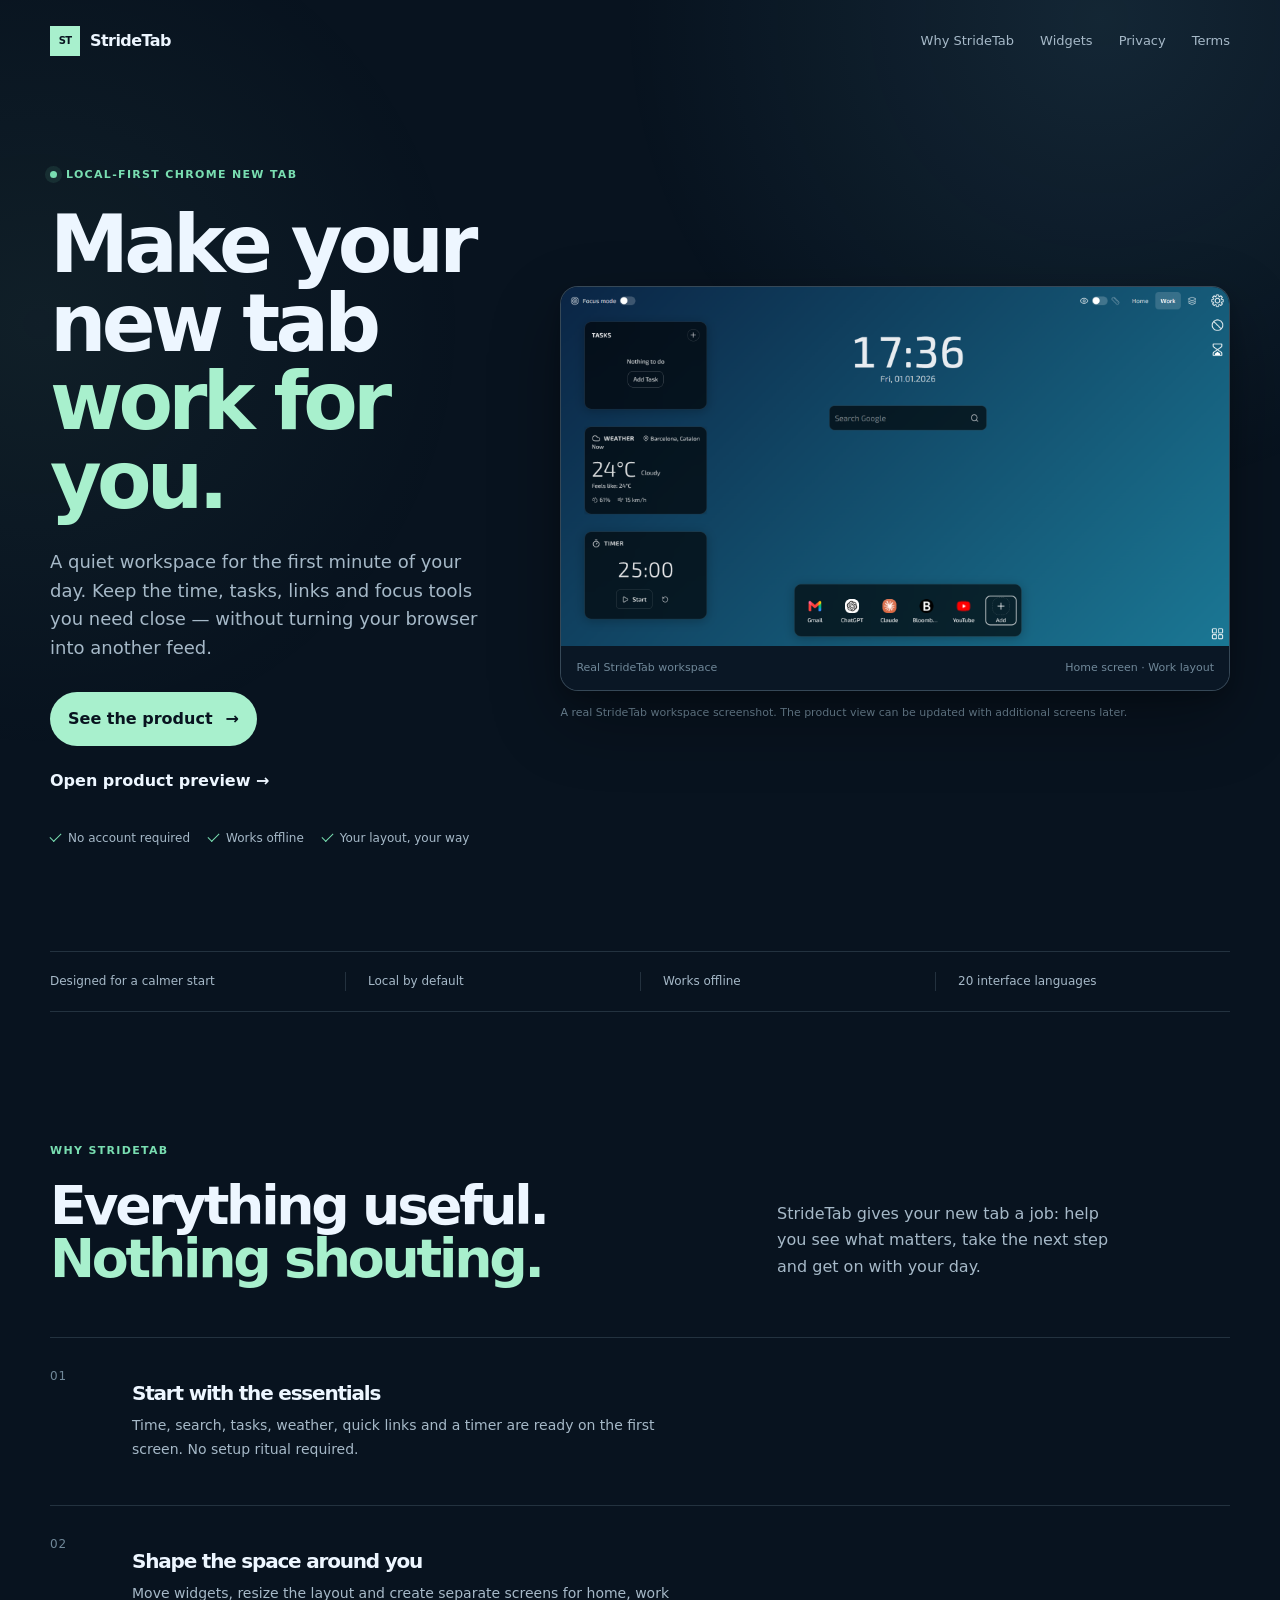
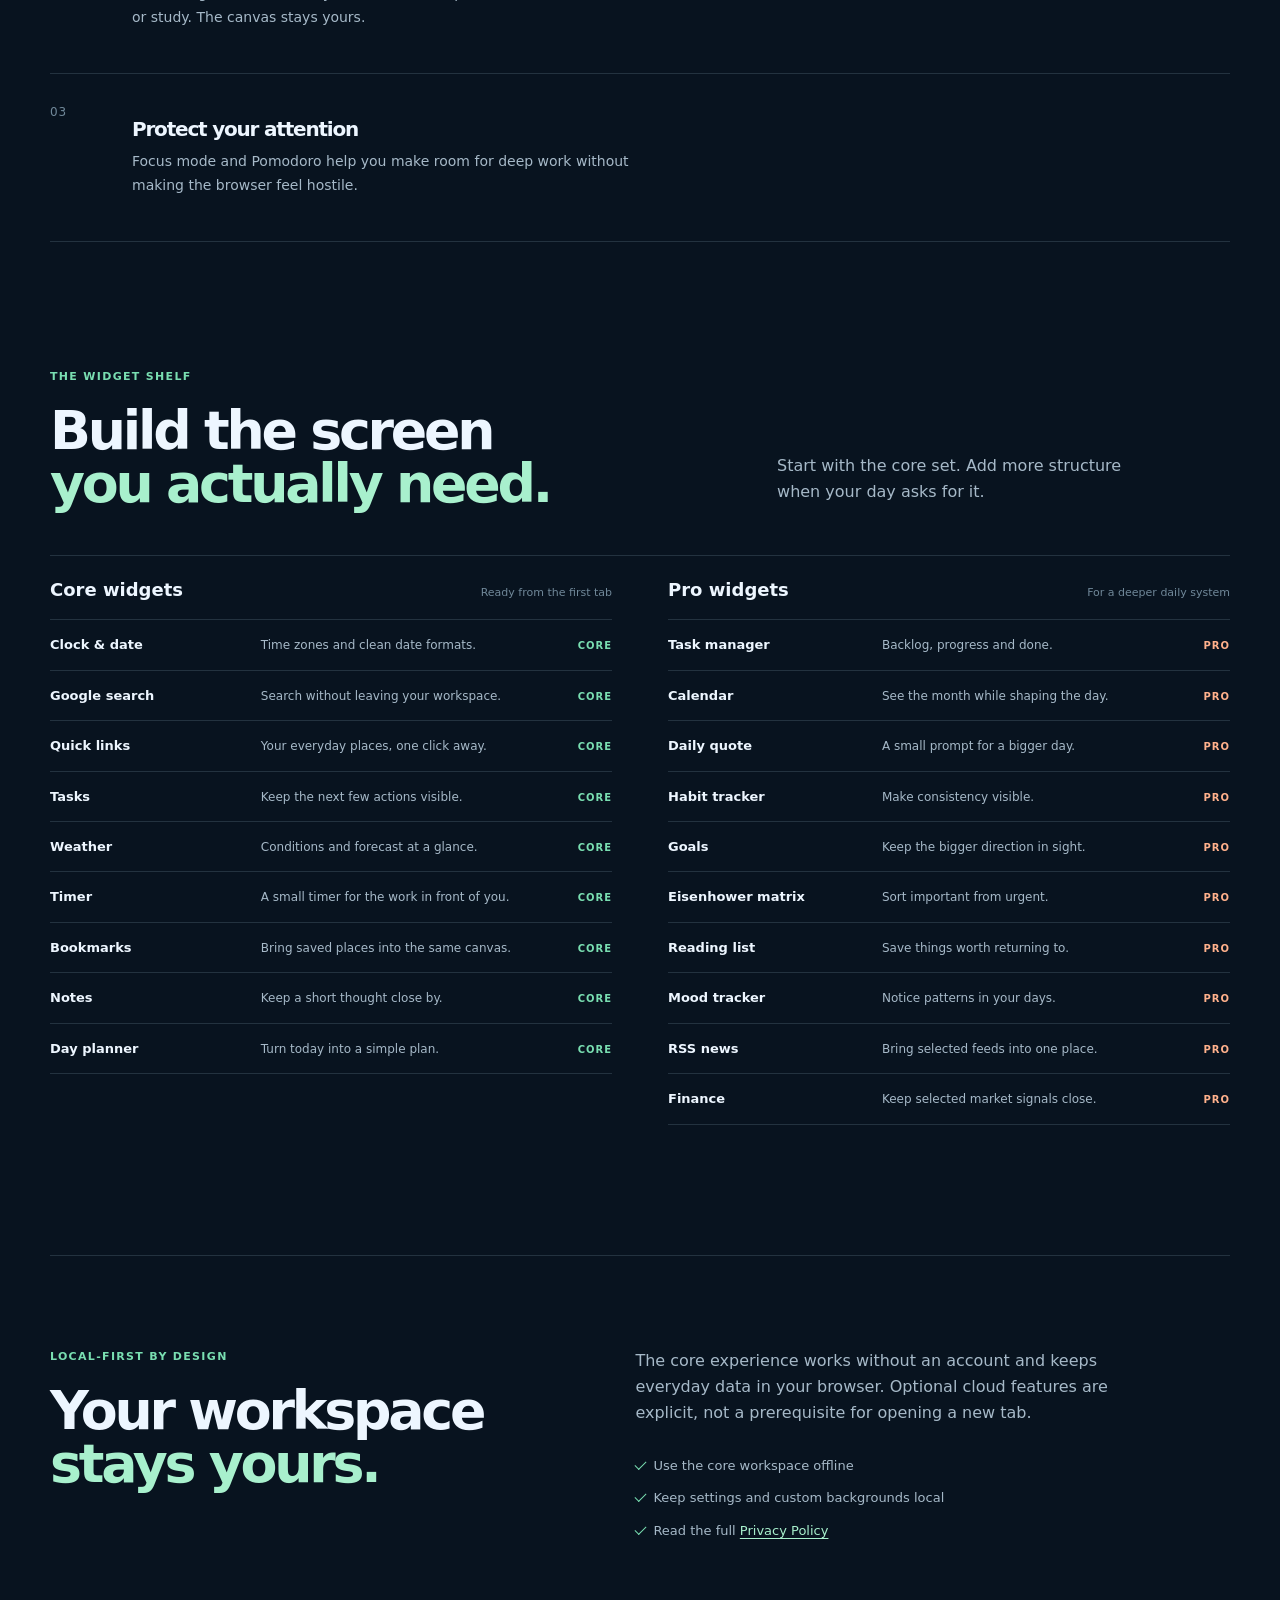
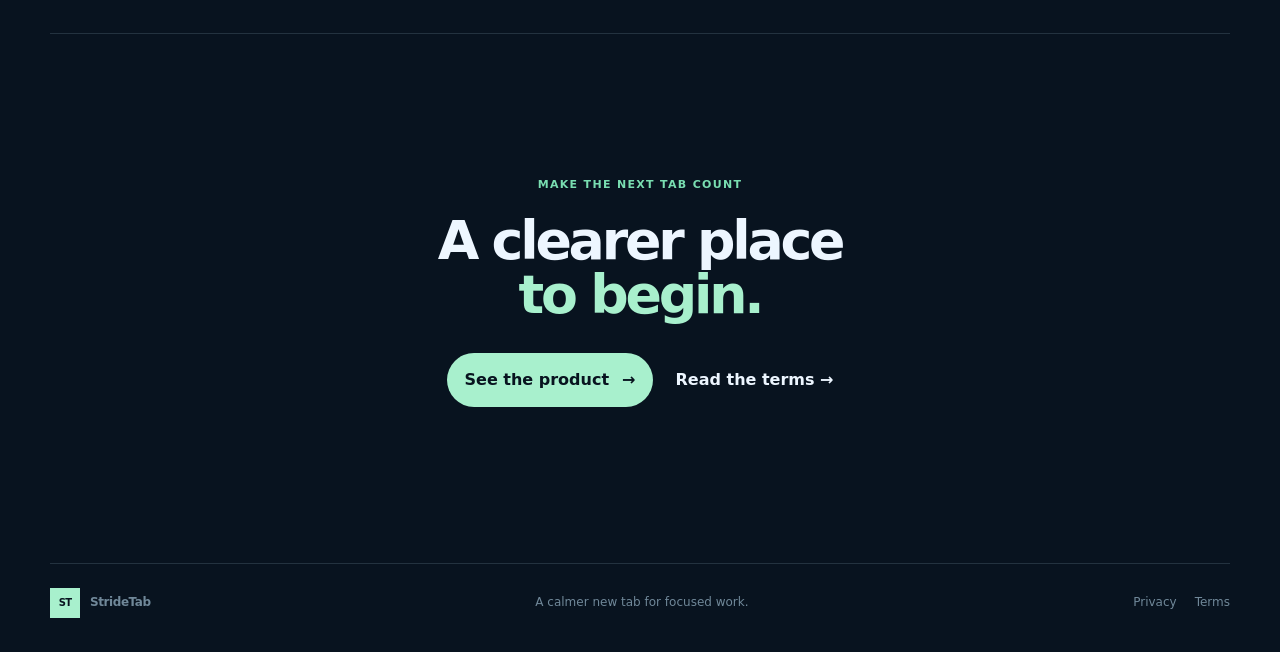
<file: index.html>
<!doctype html>
<html lang="en">
  <head>
    <meta charset="UTF-8" />
    <meta name="viewport" content="width=device-width, initial-scale=1" />
    <meta name="description" content="StrideTab is a local-first Chrome new tab for time, tasks, links and focus." />
    <title>StrideTab — Make your new tab work for you</title>
    <link rel="stylesheet" href="styles.css?v=20260922" />
  </head>
  <body>
    <a class="skip-link" href="#main">Skip to content</a>
    <header class="site-header section-wrap">
      <a class="wordmark" href="index.html" aria-label="StrideTab home"><span class="mark">ST</span><span>StrideTab</span></a>
      <nav class="site-nav" aria-label="Main navigation">
        <a href="#features">Why StrideTab</a>
        <a href="#widgets">Widgets</a>
        <a href="privacy.html">Privacy</a>
        <a href="terms.html">Terms</a>
      </nav>
    </header>

    <main id="main">
      <section class="hero section-wrap">
        <div class="hero-copy">
          <div class="hero-badge"><span class="status-dot"></span> Local-first Chrome new tab</div>
          <h1>Make your new tab <span>work for you.</span></h1>
          <p class="hero-lede">A quiet workspace for the first minute of your day. Keep the time, tasks, links and focus tools you need close — without turning your browser into another feed.</p>
          <div class="hero-actions">
            <a class="button button-primary" href="preview.html">See the product <span aria-hidden="true">→</span></a>
            <a class="text-link" href="preview.html">Open product preview <span aria-hidden="true">→</span></a>
          </div>
          <ul class="hero-points" aria-label="StrideTab principles">
            <li><span class="check-mark" aria-hidden="true"></span>No account required</li>
            <li><span class="check-mark" aria-hidden="true"></span>Works offline</li>
            <li><span class="check-mark" aria-hidden="true"></span>Your layout, your way</li>
          </ul>
        </div>

        <div class="hero-visual" data-screenshot-slot="default-workspace" aria-label="Screenshot of the StrideTab default workspace" role="img">
          <figure class="product-shell product-shell-real">
            <img class="product-shot" src="assets/stridetab-workspace.png" alt="StrideTab workspace with tasks, weather, timer, clock, Google search and quick links" />
            <figcaption class="product-caption"><span>Real StrideTab workspace</span><span>Home screen · Work layout</span></figcaption>
          </figure>
          <p class="visual-note">A real StrideTab workspace screenshot. The product view can be updated with additional screens later.</p>
        </div>
      </section>

      <section class="proof-strip section-wrap" aria-label="StrideTab highlights">
        <span>Designed for a calmer start</span><span>Local by default</span><span>Works offline</span><span>20 interface languages</span>
      </section>

      <section id="features" class="section-wrap feature-section">
        <div class="section-heading">
          <div><p class="section-kicker">Why StrideTab</p><h2>Everything useful.<br /><span>Nothing shouting.</span></h2></div>
          <p>StrideTab gives your new tab a job: help you see what matters, take the next step and get on with your day.</p>
        </div>
        <div class="feature-list">
          <article class="feature-row"><span class="feature-number">01</span><div><h3>Start with the essentials</h3><p>Time, search, tasks, weather, quick links and a timer are ready on the first screen. No setup ritual required.</p></div></article>
          <article class="feature-row"><span class="feature-number">02</span><div><h3>Shape the space around you</h3><p>Move widgets, resize the layout and create separate screens for home, work or study. The canvas stays yours.</p></div></article>
          <article class="feature-row"><span class="feature-number">03</span><div><h3>Protect your attention</h3><p>Focus mode and Pomodoro help you make room for deep work without making the browser feel hostile.</p></div></article>
        </div>
      </section>

      <section id="widgets" class="section-wrap widget-section">
        <div class="section-heading section-heading-compact"><div><p class="section-kicker">The widget shelf</p><h2>Build the screen<br /><span>you actually need.</span></h2></div><p>Start with the core set. Add more structure when your day asks for it.</p></div>
        <div class="widget-list">
          <div class="widget-group"><div class="widget-group-heading"><strong>Core widgets</strong><span>Ready from the first tab</span></div><ul>
            <li><strong>Clock &amp; date</strong><span>Time zones and clean date formats.</span><b>Core</b></li>
            <li><strong>Google search</strong><span>Search without leaving your workspace.</span><b>Core</b></li>
            <li><strong>Quick links</strong><span>Your everyday places, one click away.</span><b>Core</b></li>
            <li><strong>Tasks</strong><span>Keep the next few actions visible.</span><b>Core</b></li>
            <li><strong>Weather</strong><span>Conditions and forecast at a glance.</span><b>Core</b></li>
            <li><strong>Timer</strong><span>A small timer for the work in front of you.</span><b>Core</b></li>
            <li><strong>Bookmarks</strong><span>Bring saved places into the same canvas.</span><b>Core</b></li>
            <li><strong>Notes</strong><span>Keep a short thought close by.</span><b>Core</b></li>
            <li><strong>Day planner</strong><span>Turn today into a simple plan.</span><b>Core</b></li>
          </ul></div>
          <div class="widget-group widget-group-pro"><div class="widget-group-heading"><strong>Pro widgets</strong><span>For a deeper daily system</span></div><ul>
            <li><strong>Task manager</strong><span>Backlog, progress and done.</span><b>Pro</b></li>
            <li><strong>Calendar</strong><span>See the month while shaping the day.</span><b>Pro</b></li>
            <li><strong>Daily quote</strong><span>A small prompt for a bigger day.</span><b>Pro</b></li>
            <li><strong>Habit tracker</strong><span>Make consistency visible.</span><b>Pro</b></li>
            <li><strong>Goals</strong><span>Keep the bigger direction in sight.</span><b>Pro</b></li>
            <li><strong>Eisenhower matrix</strong><span>Sort important from urgent.</span><b>Pro</b></li>
            <li><strong>Reading list</strong><span>Save things worth returning to.</span><b>Pro</b></li>
            <li><strong>Mood tracker</strong><span>Notice patterns in your days.</span><b>Pro</b></li>
            <li><strong>RSS news</strong><span>Bring selected feeds into one place.</span><b>Pro</b></li>
            <li><strong>Finance</strong><span>Keep selected market signals close.</span><b>Pro</b></li>
          </ul></div>
        </div>
      </section>

      <section class="privacy-section section-wrap">
        <div><p class="section-kicker">Local-first by design</p><h2>Your workspace<br /><span>stays yours.</span></h2></div>
        <div class="privacy-copy"><p>The core experience works without an account and keeps everyday data in your browser. Optional cloud features are explicit, not a prerequisite for opening a new tab.</p><ul><li><span class="check-mark" aria-hidden="true"></span>Use the core workspace offline</li><li><span class="check-mark" aria-hidden="true"></span>Keep settings and custom backgrounds local</li><li><span class="check-mark" aria-hidden="true"></span>Read the full <a href="privacy.html">Privacy Policy</a></li></ul></div>
      </section>

      <section class="final-cta section-wrap"><p class="section-kicker">Make the next tab count</p><h2>A clearer place<br /><span>to begin.</span></h2><div class="hero-actions"><a class="button button-primary" href="preview.html">See the product <span aria-hidden="true">→</span></a><a class="text-link" href="terms.html">Read the terms <span aria-hidden="true">→</span></a></div></section>
    </main>

    <footer class="site-footer section-wrap"><a class="wordmark" href="index.html"><span class="mark">ST</span><span>StrideTab</span></a><span class="footer-note">A calmer new tab for focused work.</span><nav aria-label="Footer navigation"><a href="privacy.html">Privacy</a><a href="terms.html">Terms</a></nav></footer>
  </body>
</html>
</file>
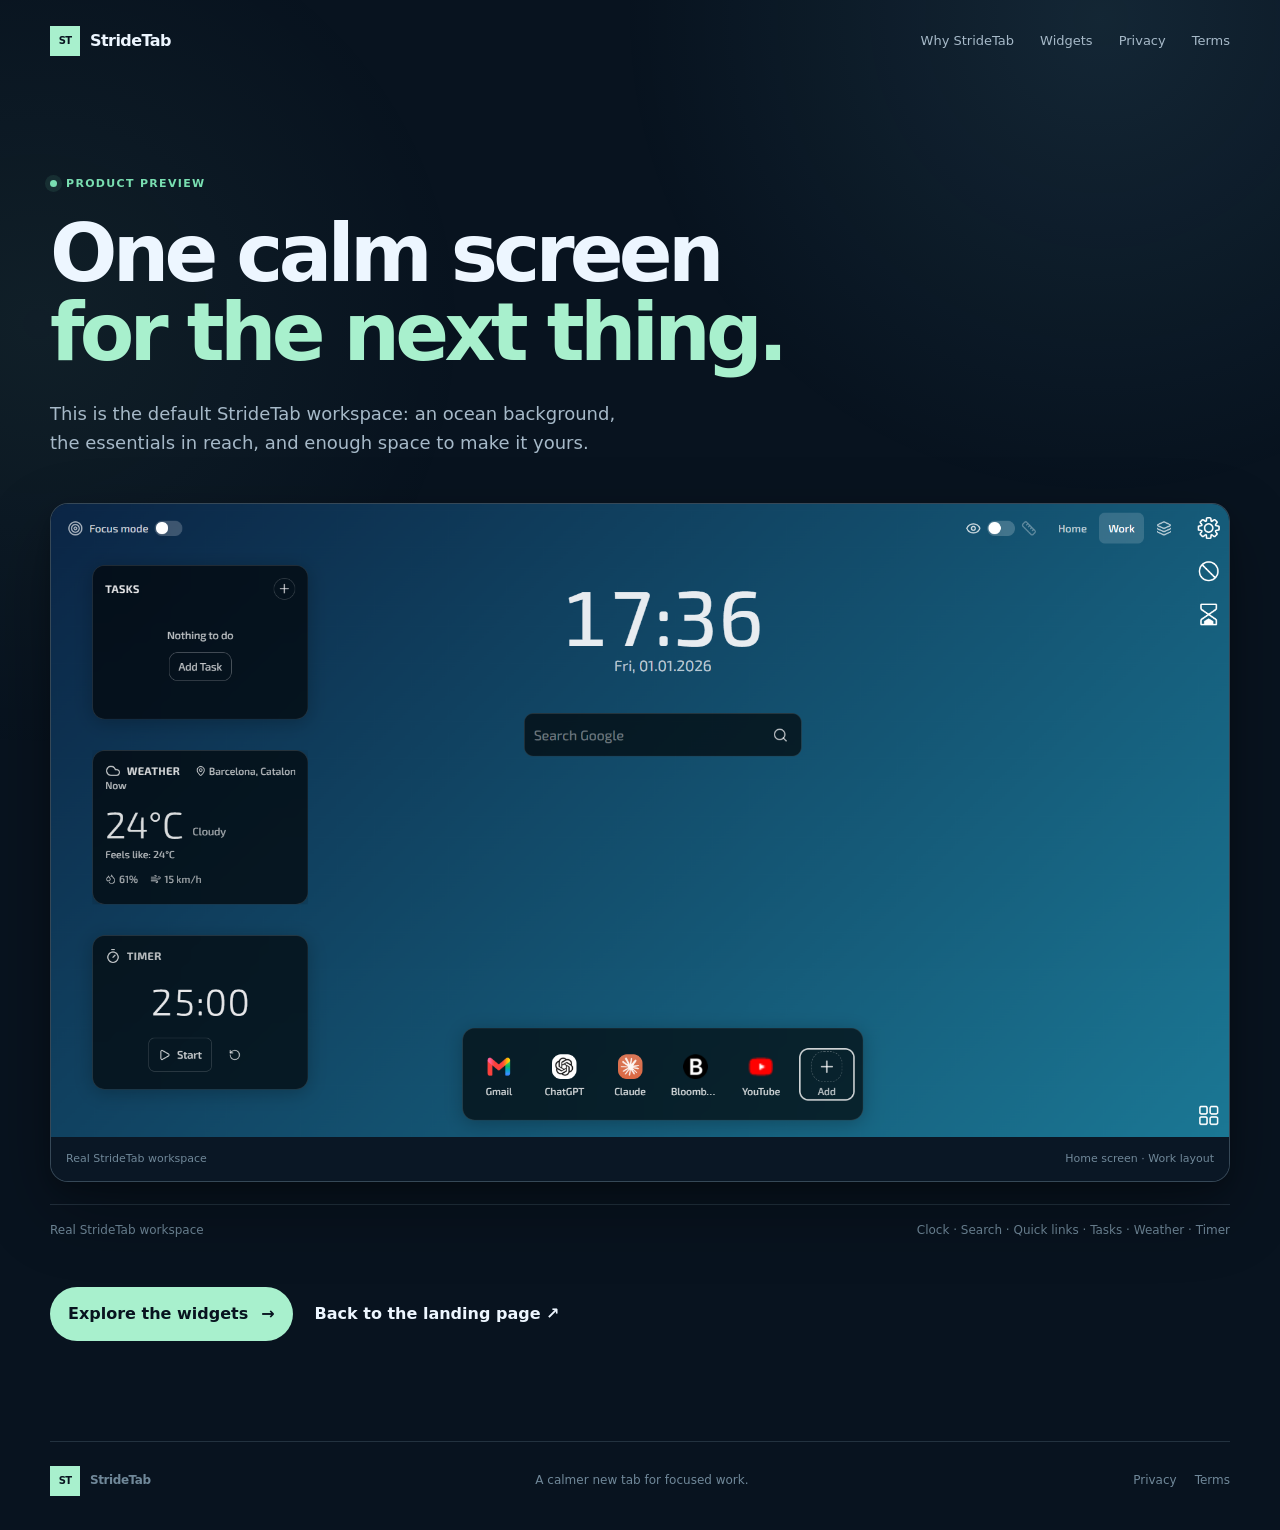
<file: preview.html>
<!doctype html>
<html lang="en">
  <head>
    <meta charset="UTF-8" />
    <meta name="viewport" content="width=device-width, initial-scale=1" />
    <meta name="description" content="A visual preview of the default StrideTab workspace." />
    <title>StrideTab — Product preview</title>
    <link rel="stylesheet" href="styles.css?v=20260922" />
  </head>
  <body>
    <a class="skip-link" href="#main">Skip to content</a>
    <header class="site-header section-wrap">
      <a class="wordmark" href="index.html" aria-label="StrideTab home"><span class="mark">ST</span><span>StrideTab</span></a>
      <nav class="site-nav" aria-label="Main navigation">
        <a href="index.html#features">Why StrideTab</a>
        <a href="index.html#widgets">Widgets</a>
        <a href="privacy.html">Privacy</a>
        <a href="terms.html">Terms</a>
      </nav>
    </header>

    <main id="main" class="preview-page section-wrap">
      <p class="hero-badge"><span class="status-dot"></span> Product preview</p>
      <h1>One calm screen<br /><span>for the next thing.</span></h1>
      <p class="preview-lede">This is the default StrideTab workspace: an ocean background, the essentials in reach, and enough space to make it yours.</p>

      <figure class="preview-stage product-shell product-shell-real" data-screenshot-slot="default-workspace" aria-label="Screenshot of the StrideTab default workspace" role="img">
        <img class="product-shot" src="assets/stridetab-workspace.png" alt="StrideTab workspace with tasks, weather, timer, clock, Google search and quick links" />
        <figcaption class="product-caption"><span>Real StrideTab workspace</span><span>Home screen · Work layout</span></figcaption>
      </figure>

      <div class="preview-caption"><span>Real StrideTab workspace</span><span>Clock · Search · Quick links · Tasks · Weather · Timer</span></div>
      <div class="hero-actions preview-actions"><a class="button button-primary" href="index.html#widgets">Explore the widgets <span aria-hidden="true">→</span></a><a class="text-link" href="index.html">Back to the landing page <span aria-hidden="true">↗</span></a></div>
    </main>

    <footer class="site-footer section-wrap"><a class="wordmark" href="index.html"><span class="mark">ST</span><span>StrideTab</span></a><span class="footer-note">A calmer new tab for focused work.</span><nav aria-label="Footer navigation"><a href="privacy.html">Privacy</a><a href="terms.html">Terms</a></nav></footer>
  </body>
</html>
</file>
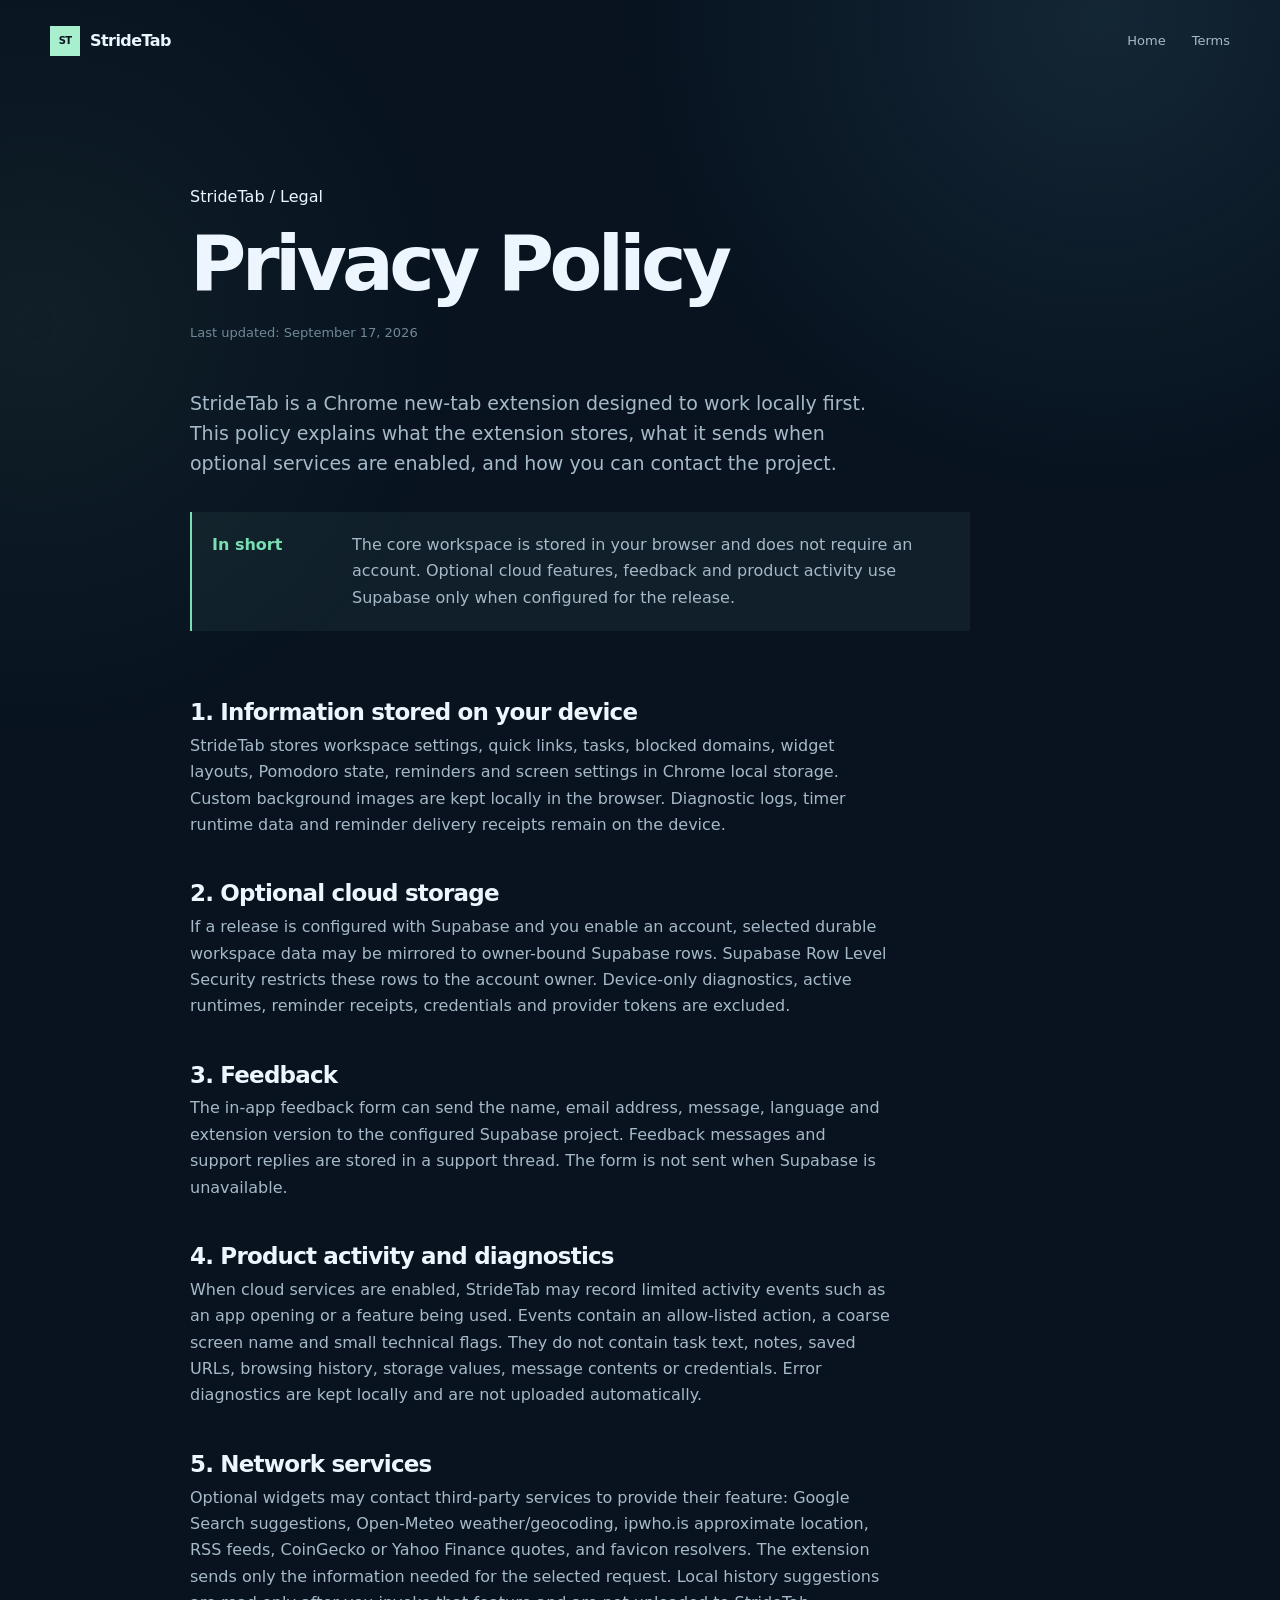
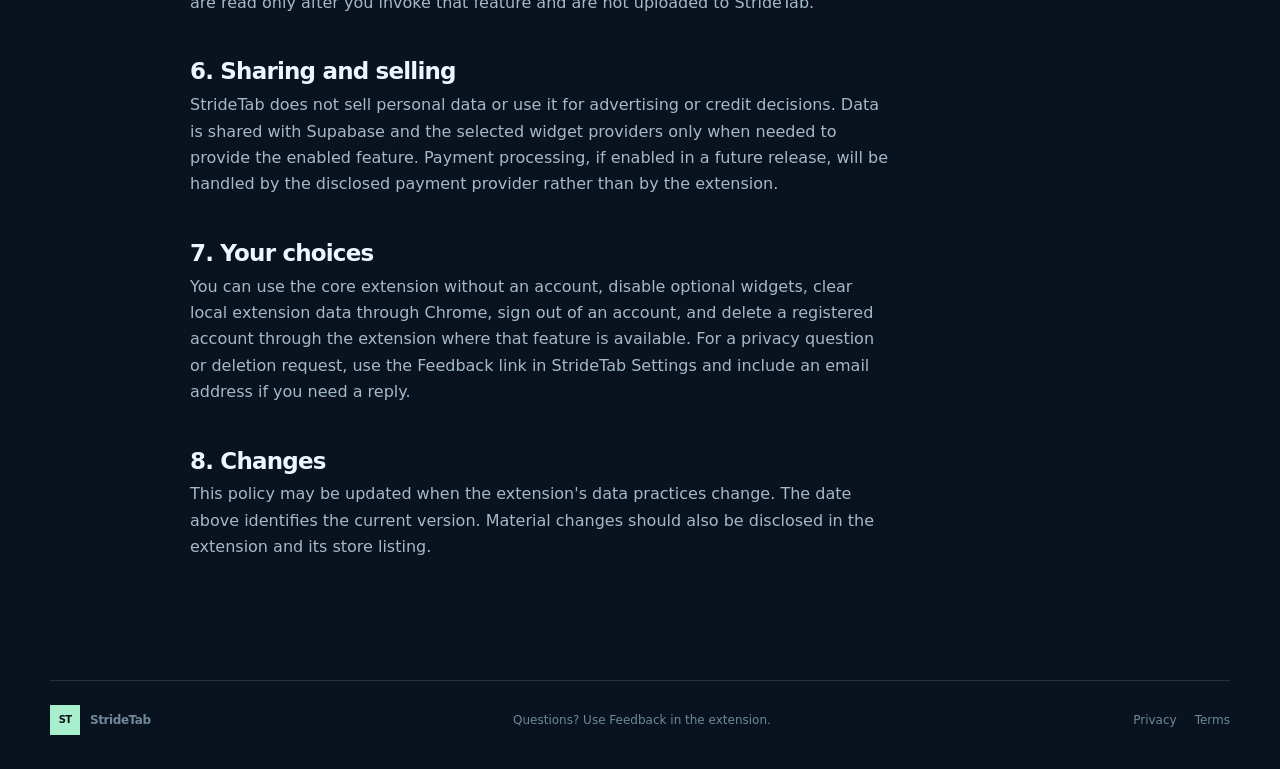
<file: privacy.html>
<!doctype html>
<html lang="en">
  <head>
    <meta charset="UTF-8" />
    <meta name="viewport" content="width=device-width, initial-scale=1" />
    <meta name="description" content="StrideTab privacy policy." />
    <title>Privacy Policy — StrideTab</title>
    <link rel="stylesheet" href="styles.css?v=20260922" />
  </head>
  <body>
    <a class="skip-link" href="#main">Skip to content</a>
    <header class="site-header"><a class="wordmark" href="index.html" aria-label="StrideTab home"><span class="mark">ST</span><span>StrideTab</span></a><nav class="site-nav" aria-label="Main navigation"><a href="index.html">Home</a><a href="terms.html">Terms</a></nav></header>
    <main id="main" class="legal-page section-wrap">
      <p class="eyebrow">StrideTab / Legal</p><h1>Privacy Policy</h1><p class="legal-updated">Last updated: September 17, 2026</p>
      <p class="legal-lede">StrideTab is a Chrome new-tab extension designed to work locally first. This policy explains what the extension stores, what it sends when optional services are enabled, and how you can contact the project.</p>
      <aside class="legal-callout"><strong>In short</strong><span>The core workspace is stored in your browser and does not require an account. Optional cloud features, feedback and product activity use Supabase only when configured for the release.</span></aside>
      <div class="legal-content">
        <h2>1. Information stored on your device</h2>
        <p>StrideTab stores workspace settings, quick links, tasks, blocked domains, widget layouts, Pomodoro state, reminders and screen settings in Chrome local storage. Custom background images are kept locally in the browser. Diagnostic logs, timer runtime data and reminder delivery receipts remain on the device.</p>
        <h2>2. Optional cloud storage</h2>
        <p>If a release is configured with Supabase and you enable an account, selected durable workspace data may be mirrored to owner-bound Supabase rows. Supabase Row Level Security restricts these rows to the account owner. Device-only diagnostics, active runtimes, reminder receipts, credentials and provider tokens are excluded.</p>
        <h2>3. Feedback</h2>
        <p>The in-app feedback form can send the name, email address, message, language and extension version to the configured Supabase project. Feedback messages and support replies are stored in a support thread. The form is not sent when Supabase is unavailable.</p>
        <h2>4. Product activity and diagnostics</h2>
        <p>When cloud services are enabled, StrideTab may record limited activity events such as an app opening or a feature being used. Events contain an allow-listed action, a coarse screen name and small technical flags. They do not contain task text, notes, saved URLs, browsing history, storage values, message contents or credentials. Error diagnostics are kept locally and are not uploaded automatically.</p>
        <h2>5. Network services</h2>
        <p>Optional widgets may contact third-party services to provide their feature: Google Search suggestions, Open-Meteo weather/geocoding, ipwho.is approximate location, RSS feeds, CoinGecko or Yahoo Finance quotes, and favicon resolvers. The extension sends only the information needed for the selected request. Local history suggestions are read only after you invoke that feature and are not uploaded to StrideTab.</p>
        <h2>6. Sharing and selling</h2>
        <p>StrideTab does not sell personal data or use it for advertising or credit decisions. Data is shared with Supabase and the selected widget providers only when needed to provide the enabled feature. Payment processing, if enabled in a future release, will be handled by the disclosed payment provider rather than by the extension.</p>
        <h2>7. Your choices</h2>
        <p>You can use the core extension without an account, disable optional widgets, clear local extension data through Chrome, sign out of an account, and delete a registered account through the extension where that feature is available. For a privacy question or deletion request, use the Feedback link in StrideTab Settings and include an email address if you need a reply.</p>
        <h2>8. Changes</h2>
        <p>This policy may be updated when the extension's data practices change. The date above identifies the current version. Material changes should also be disclosed in the extension and its store listing.</p>
      </div>
    </main>
    <footer class="site-footer section-wrap"><a class="wordmark" href="index.html"><span class="mark">ST</span><span>StrideTab</span></a><span class="footer-note">Questions? Use Feedback in the extension.</span><nav aria-label="Footer navigation"><a href="privacy.html">Privacy</a><a href="terms.html">Terms</a></nav></footer>
  </body>
</html>
</file>
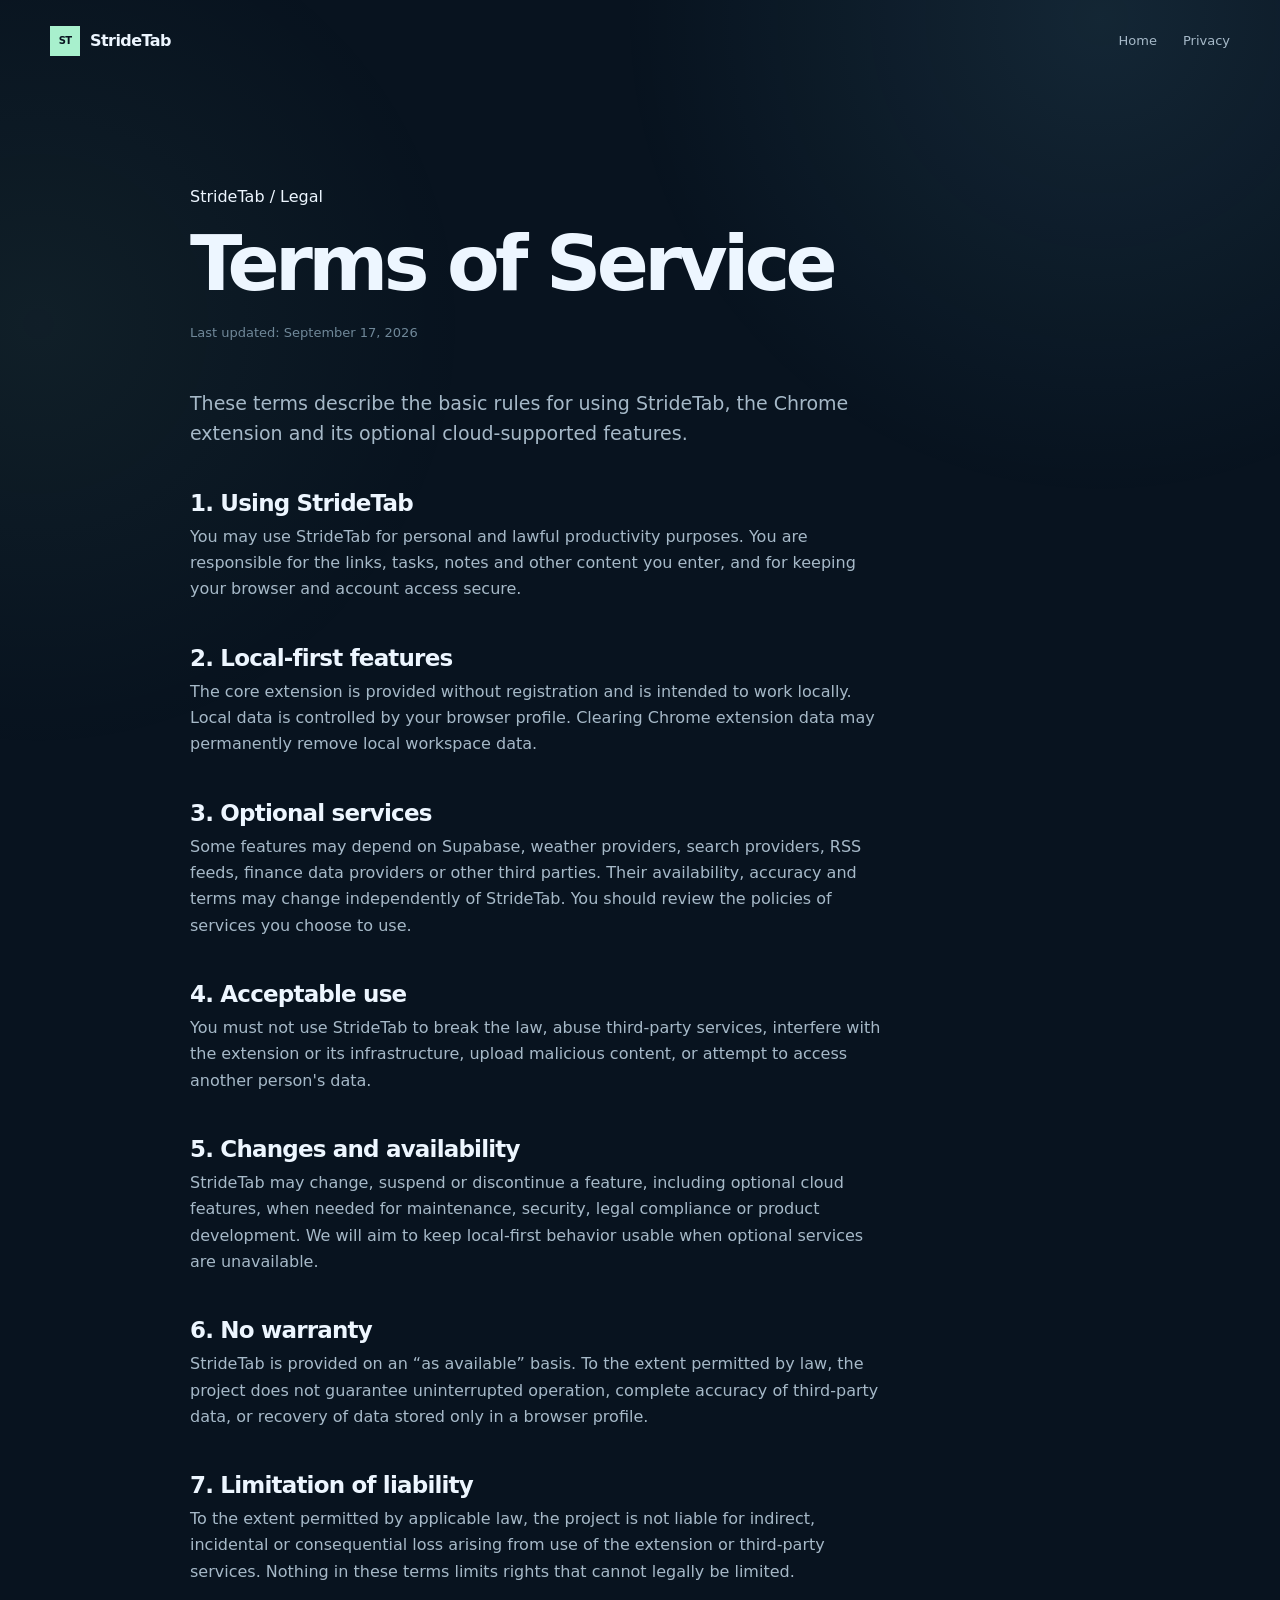
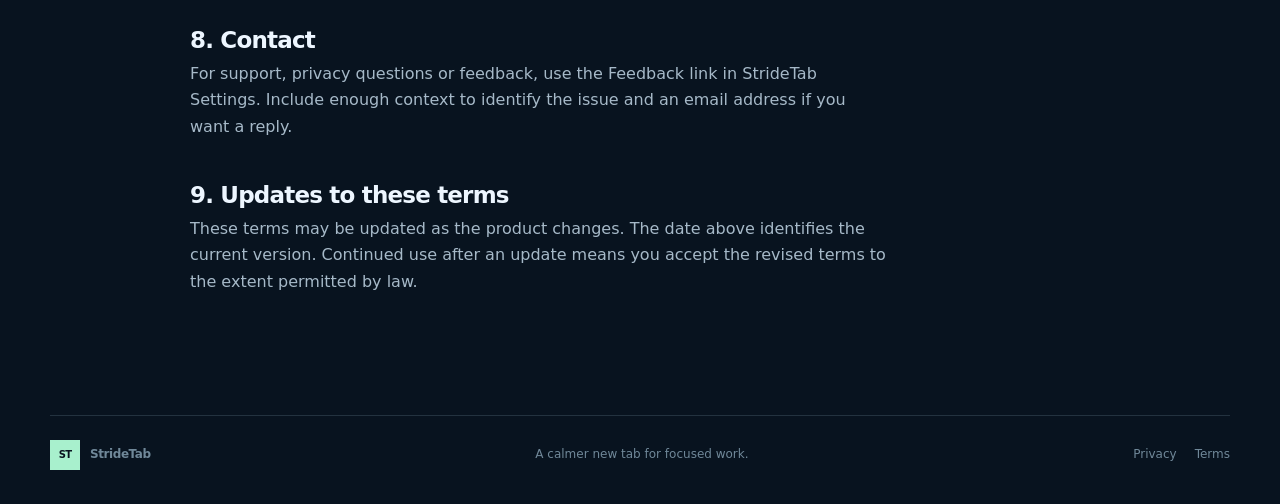
<file: terms.html>
<!doctype html>
<html lang="en">
  <head>
    <meta charset="UTF-8" />
    <meta name="viewport" content="width=device-width, initial-scale=1" />
    <meta name="description" content="StrideTab terms of service." />
    <title>Terms of Service — StrideTab</title>
    <link rel="stylesheet" href="styles.css?v=20260922" />
  </head>
  <body>
    <a class="skip-link" href="#main">Skip to content</a>
    <header class="site-header"><a class="wordmark" href="index.html" aria-label="StrideTab home"><span class="mark">ST</span><span>StrideTab</span></a><nav class="site-nav" aria-label="Main navigation"><a href="index.html">Home</a><a href="privacy.html">Privacy</a></nav></header>
    <main id="main" class="legal-page section-wrap">
      <p class="eyebrow">StrideTab / Legal</p><h1>Terms of Service</h1><p class="legal-updated">Last updated: September 17, 2026</p>
      <p class="legal-lede">These terms describe the basic rules for using StrideTab, the Chrome extension and its optional cloud-supported features.</p>
      <div class="legal-content">
        <h2>1. Using StrideTab</h2>
        <p>You may use StrideTab for personal and lawful productivity purposes. You are responsible for the links, tasks, notes and other content you enter, and for keeping your browser and account access secure.</p>
        <h2>2. Local-first features</h2>
        <p>The core extension is provided without registration and is intended to work locally. Local data is controlled by your browser profile. Clearing Chrome extension data may permanently remove local workspace data.</p>
        <h2>3. Optional services</h2>
        <p>Some features may depend on Supabase, weather providers, search providers, RSS feeds, finance data providers or other third parties. Their availability, accuracy and terms may change independently of StrideTab. You should review the policies of services you choose to use.</p>
        <h2>4. Acceptable use</h2>
        <p>You must not use StrideTab to break the law, abuse third-party services, interfere with the extension or its infrastructure, upload malicious content, or attempt to access another person's data.</p>
        <h2>5. Changes and availability</h2>
        <p>StrideTab may change, suspend or discontinue a feature, including optional cloud features, when needed for maintenance, security, legal compliance or product development. We will aim to keep local-first behavior usable when optional services are unavailable.</p>
        <h2>6. No warranty</h2>
        <p>StrideTab is provided on an “as available” basis. To the extent permitted by law, the project does not guarantee uninterrupted operation, complete accuracy of third-party data, or recovery of data stored only in a browser profile.</p>
        <h2>7. Limitation of liability</h2>
        <p>To the extent permitted by applicable law, the project is not liable for indirect, incidental or consequential loss arising from use of the extension or third-party services. Nothing in these terms limits rights that cannot legally be limited.</p>
        <h2>8. Contact</h2>
        <p>For support, privacy questions or feedback, use the Feedback link in StrideTab Settings. Include enough context to identify the issue and an email address if you want a reply.</p>
        <h2>9. Updates to these terms</h2>
        <p>These terms may be updated as the product changes. The date above identifies the current version. Continued use after an update means you accept the revised terms to the extent permitted by law.</p>
      </div>
    </main>
    <footer class="site-footer section-wrap"><a class="wordmark" href="index.html"><span class="mark">ST</span><span>StrideTab</span></a><span class="footer-note">A calmer new tab for focused work.</span><nav aria-label="Footer navigation"><a href="privacy.html">Privacy</a><a href="terms.html">Terms</a></nav></footer>
  </body>
</html>
</file>
<file: styles.css>
:root {
  --ink: #edf6ff;
  --muted: #a6b9c8;
  --faint: #708899;
  --canvas: #08131f;
  --surface: #0d1d2d;
  --surface-raised: #112a40;
  --line: rgba(192, 224, 244, 0.15);
  --line-strong: rgba(192, 224, 244, 0.25);
  --mint: #a8f0cd;
  --mint-strong: #79deb1;
  --blue: #8cd9fa;
  --coral: #ffb18c;
  --app-blue-1: #0b2545;
  --app-blue-2: #1b7895;
  --max: 1180px;
}

* { box-sizing: border-box; }
html { scroll-behavior: smooth; }
body {
  margin: 0;
  color: var(--ink);
  background: var(--canvas);
  font: 16px/1.65 "Exo 2", ui-sans-serif, system-ui, sans-serif;
  text-rendering: optimizeLegibility;
}
body::before {
  position: fixed;
  inset: 0;
  z-index: -1;
  content: "";
  pointer-events: none;
  background:
    radial-gradient(circle at 86% 2%, rgba(122, 210, 249, 0.1), transparent 30rem),
    radial-gradient(circle at 3% 36%, rgba(168, 240, 205, 0.055), transparent 27rem);
}
a { color: inherit; text-decoration: none; }
a:focus-visible, button:focus-visible { outline: 2px solid var(--mint-strong); outline-offset: 4px; }
.skip-link {
  position: fixed;
  top: 12px;
  left: 12px;
  z-index: 10;
  padding: 8px 12px;
  color: var(--canvas);
  background: var(--mint);
  transform: translateY(-160%);
}
.skip-link:focus { transform: translateY(0); }
.section-wrap { width: min(calc(100% - 56px), var(--max)); margin: 0 auto; }
.site-header {
  display: flex;
  align-items: center;
  justify-content: space-between;
  width: min(calc(100% - 56px), var(--max));
  margin: 0 auto;
  padding: 26px 0;
}
.wordmark {
  display: inline-flex;
  align-items: center;
  gap: 10px;
  font-weight: 700;
  letter-spacing: -0.035em;
}
.mark {
  display: grid;
  width: 30px;
  height: 30px;
  place-items: center;
  color: var(--canvas);
  background: var(--mint);
  font-size: 10px;
  font-weight: 800;
  letter-spacing: -0.08em;
}
.site-nav { display: flex; align-items: center; gap: 26px; color: var(--muted); font-size: 13px; }
.site-nav a:hover, .site-footer a:hover { color: var(--mint); }
.site-nav .nav-cta {
  padding: 9px 14px;
  color: var(--ink);
  border: 1px solid var(--line);
  border-radius: 999px;
}
.site-nav .nav-cta:hover { border-color: var(--mint-strong); }
.hero {
  display: grid;
  grid-template-columns: minmax(280px, 0.8fr) minmax(540px, 1.2fr);
  gap: 64px;
  align-items: center;
  padding: 78px 0 102px;
}
.hero-badge, .section-kicker {
  color: var(--mint-strong);
  font-size: 11px;
  font-weight: 700;
  letter-spacing: 0.12em;
  text-transform: uppercase;
}
.hero-badge { display: inline-flex; align-items: center; margin-bottom: 22px; }
.status-dot {
  display: inline-block;
  width: 7px;
  height: 7px;
  margin: 0 9px 1px 0;
  background: var(--mint-strong);
  border-radius: 50%;
  box-shadow: 0 0 0 5px rgba(121, 222, 177, 0.1);
}
h1, h2, h3 { margin: 0; font-weight: 700; letter-spacing: -0.06em; }
h1, h2 { line-height: 0.99; }
h1 { max-width: 660px; font-size: clamp(3.3rem, 6.2vw, 6.2rem); }
h1 span, h2 span { color: var(--mint); }
h2 { font-size: clamp(2.35rem, 4.2vw, 4.4rem); }
h3 { font-size: 20px; line-height: 1.1; }
.hero-lede { max-width: 470px; margin: 28px 0 30px; color: var(--muted); font-size: 18px; line-height: 1.58; }
.hero-actions { display: flex; flex-wrap: wrap; align-items: center; gap: 22px; }
.button {
  display: inline-flex;
  align-items: center;
  gap: 13px;
  padding: 14px 18px;
  border-radius: 999px;
  font-weight: 700;
  transition: transform 160ms ease, background 160ms ease, border-color 160ms ease;
}
.button-primary { color: var(--canvas); background: var(--mint); }
.button-primary:hover { background: #d5ffe8; transform: translateY(-1px); }
.text-link { color: var(--ink); font-weight: 700; }
.text-link:hover { color: var(--mint-strong); }
.hero-points {
  display: flex;
  flex-wrap: wrap;
  gap: 10px 18px;
  margin: 34px 0 0;
  padding: 0;
  color: var(--muted);
  list-style: none;
  font-size: 12px;
}
.check-mark {
  display: inline-block;
  width: 11px;
  height: 6px;
  margin: 0 7px 3px 0;
  border-bottom: 1.5px solid var(--mint-strong);
  border-left: 1.5px solid var(--mint-strong);
  transform: rotate(-45deg);
}
.hero-visual { min-width: 0; }
.product-shell {
  position: relative;
  width: 100%;
  overflow: hidden;
  background: #0a1725;
  border: 1px solid rgba(192, 224, 244, 0.24);
  border-radius: 18px;
  box-shadow: 0 28px 70px rgba(0, 0, 0, 0.32), 0 8px 18px rgba(0, 0, 0, 0.18);
}
.product-toolbar {
  position: relative;
  z-index: 2;
  display: flex;
  align-items: center;
  justify-content: space-between;
  min-height: 54px;
  padding: 0 16px;
  color: rgba(239, 249, 255, 0.76);
  background: rgba(3, 14, 27, 0.44);
  border-bottom: 1px solid rgba(255, 255, 255, 0.12);
  font-size: 11px;
}
.focus-control { display: inline-flex; align-items: center; gap: 8px; white-space: nowrap; }
.mini-switch { display: inline-block; width: 23px; height: 13px; background: rgba(3, 17, 35, 0.64); border: 1px solid rgba(239, 249, 255, 0.24); border-radius: 999px; }
.mini-switch::after { display: block; width: 7px; height: 7px; margin: 2px; content: ""; background: rgba(239, 249, 255, 0.9); border-radius: 50%; }
.product-tabs { display: flex; align-items: center; gap: 4px; }
.product-tab { padding: 7px 9px; color: rgba(239, 249, 255, 0.46); border-radius: 7px; }
.product-tab.is-active { color: var(--ink); background: rgba(255, 255, 255, 0.14); }
.product-canvas {
  position: relative;
  height: 384px;
  overflow: hidden;
  background: linear-gradient(135deg, var(--app-blue-1) 0%, var(--app-blue-2) 100%);
}
.product-canvas::before {
  position: absolute;
  inset: 0;
  content: "";
  opacity: 0.3;
  background: radial-gradient(circle at 70% 8%, rgba(161, 237, 255, 0.35), transparent 25%), linear-gradient(135deg, transparent 48%, rgba(255, 255, 255, 0.06) 48.5%, transparent 49%);
}
.screen-card {
  position: absolute;
  z-index: 1;
  width: 174px;
  min-height: 108px;
  padding: 14px;
  color: rgba(239, 249, 255, 0.8);
  background: rgba(2, 18, 36, 0.52);
  border: 1px solid rgba(255, 255, 255, 0.16);
  border-radius: 11px;
  box-shadow: 0 8px 24px rgba(0, 20, 40, 0.08);
}
.screen-label { display: flex; align-items: center; justify-content: space-between; margin-bottom: 16px; color: rgba(239, 249, 255, 0.74); font-size: 10px; font-weight: 700; letter-spacing: 0.08em; text-transform: uppercase; }
.card-plus { display: grid; width: 20px; height: 20px; place-items: center; color: var(--mint); border: 1px solid rgba(255, 255, 255, 0.2); border-radius: 50%; font-size: 15px; font-weight: 400; }
.screen-empty { display: block; margin: 15px 0 9px; color: rgba(239, 249, 255, 0.7); text-align: center; font-size: 11px; }
.screen-button { display: inline-block; padding: 5px 8px; color: rgba(239, 249, 255, 0.82); border: 1px solid rgba(255, 255, 255, 0.2); border-radius: 7px; font-size: 10px; }
.tasks-card { top: 20px; left: 22px; }
.weather-card { top: 146px; left: 22px; min-height: 133px; }
.screen-muted { display: block; margin: -7px 0 14px; color: rgba(239, 249, 255, 0.62); font-size: 10px; }
.screen-warning { display: block; margin-bottom: 12px; color: #ffd9df; font-size: 10px; line-height: 1.35; }
.screen-clock { position: absolute; top: 46px; right: 82px; z-index: 1; color: rgba(255, 255, 255, 0.94); text-align: center; }
.screen-clock strong { display: block; font-size: clamp(3.25rem, 6vw, 5rem); font-weight: 400; letter-spacing: -0.1em; line-height: 0.95; }
.screen-clock strong span { color: var(--mint); }
.screen-clock > span { display: block; margin-top: 9px; color: rgba(239, 249, 255, 0.72); font-size: 11px; }
.screen-search { position: absolute; top: 166px; right: 80px; z-index: 1; display: flex; align-items: center; gap: 10px; width: 300px; padding: 13px 14px; color: rgba(239, 249, 255, 0.64); background: rgba(2, 18, 36, 0.43); border: 1px solid rgba(255, 255, 255, 0.14); border-radius: 9px; font-size: 12px; }
.search-icon { width: 13px; height: 13px; border: 1px solid rgba(239, 249, 255, 0.6); border-radius: 50%; }
.search-icon-small { position: relative; width: 14px; height: 14px; margin-left: auto; border: 1px solid rgba(239, 249, 255, 0.38); border-radius: 50%; }
.search-icon-small::after { position: absolute; right: -4px; bottom: -2px; width: 5px; height: 1px; content: ""; background: rgba(239, 249, 255, 0.45); transform: rotate(45deg); }
.timer-card { top: 301px; left: 22px; min-height: 96px; }
.timer-card strong { display: block; margin: 0 0 10px; color: rgba(239, 249, 255, 0.9); font-size: 27px; font-weight: 400; line-height: 1; }
.timer-links { color: rgba(239, 249, 255, 0.62); font-size: 10px; }
.links-card { right: 80px; bottom: 19px; left: 218px; width: auto; min-height: 72px; }
.links-card .screen-label { margin-bottom: 9px; }
.link-row { display: flex; gap: 7px; color: rgba(239, 249, 255, 0.7); font-size: 10px; white-space: nowrap; }
.link-row span { padding: 6px 8px; background: rgba(168, 240, 205, 0.1); border-radius: 6px; }
.product-rail { position: absolute; top: 54px; right: 0; bottom: 40px; z-index: 2; display: flex; flex-direction: column; align-items: center; gap: 25px; width: 38px; padding-top: 22px; background: rgba(3, 14, 27, 0.16); border-left: 1px solid rgba(255, 255, 255, 0.15); }
.rail-square, .rail-circle, .rail-gear { position: relative; display: block; width: 15px; height: 15px; color: rgba(239, 249, 255, 0.76); }
.rail-square { border: 2px solid currentColor; border-radius: 4px; }
.rail-circle { border: 2px solid currentColor; border-radius: 50%; }
.rail-gear { border: 2px solid currentColor; border-radius: 50%; }
.rail-gear::after { position: absolute; inset: 3px; content: ""; border: 1px solid currentColor; border-radius: 50%; }
.product-shell-real { margin: 0; }
.product-shot { display: block; width: 100%; height: auto; background: var(--app-blue-1); }
.product-caption { display: flex; align-items: center; justify-content: space-between; gap: 16px; min-height: 44px; padding: 0 15px; color: var(--faint); background: #0a1725; font-size: 11px; }
.visual-note { margin: 13px 0 0; color: var(--faint); font-size: 11px; }
.proof-strip { display: grid; grid-template-columns: repeat(4, 1fr); padding: 20px 0; border-top: 1px solid var(--line); border-bottom: 1px solid var(--line); color: var(--muted); font-size: 12px; }
.proof-strip span + span { padding-left: 22px; border-left: 1px solid var(--line); }
.feature-section { padding: 130px 0 126px; }
.section-heading { display: grid; grid-template-columns: 1fr 0.7fr; gap: 80px; align-items: end; margin-bottom: 52px; }
.section-kicker { margin: 0 0 18px; }
.section-heading > p { max-width: 350px; margin: 0 0 5px; color: var(--muted); font-size: 16px; }
.feature-list { border-top: 1px solid var(--line); }
.feature-row { display: grid; grid-template-columns: 58px 1fr; gap: 24px; align-items: center; min-height: 168px; padding: 25px 0; border-bottom: 1px solid var(--line); }
.feature-number { align-self: start; padding-top: 4px; color: var(--faint); font-size: 12px; letter-spacing: 0.08em; }
.feature-row p { max-width: 550px; margin: 10px 0 0; color: var(--muted); font-size: 14px; }
.widget-section { padding: 0 0 130px; }
.section-heading-compact { margin-bottom: 44px; }
.widget-list { display: grid; grid-template-columns: 1fr 1fr; gap: 56px; border-top: 1px solid var(--line); }
.widget-group-heading { display: flex; align-items: baseline; justify-content: space-between; gap: 20px; padding: 19px 0 15px; border-bottom: 1px solid var(--line); }
.widget-group-heading strong { font-size: 18px; }
.widget-group-heading span { color: var(--faint); font-size: 11px; }
.widget-group ul { margin: 0; padding: 0; list-style: none; }
.widget-group li { display: grid; grid-template-columns: minmax(120px, 0.65fr) 1fr auto; gap: 14px; align-items: baseline; padding: 14px 0; border-bottom: 1px solid var(--line); }
.widget-group li strong { font-size: 13px; }
.widget-group li span { color: var(--muted); font-size: 12px; line-height: 1.4; }
.widget-group li b { color: var(--mint-strong); font-size: 10px; letter-spacing: 0.1em; text-transform: uppercase; }
.widget-group-pro li b { color: var(--coral); }
.privacy-section { display: grid; grid-template-columns: 0.85fr 1fr; gap: 80px; padding: 92px 0; border-top: 1px solid var(--line); border-bottom: 1px solid var(--line); }
.privacy-copy { max-width: 500px; }
.privacy-copy > p { margin: 0 0 28px; color: var(--muted); font-size: 16px; }
.privacy-copy ul { margin: 0; padding: 0; list-style: none; color: var(--muted); font-size: 13px; }
.privacy-copy li + li { margin-top: 11px; }
.privacy-copy a { color: var(--mint); text-decoration: underline; text-underline-offset: 3px; }
.final-cta { padding: 142px 0 156px; text-align: center; }
.final-cta .section-kicker { margin-bottom: 20px; }
.final-cta h2 { margin-bottom: 32px; }
.final-cta .hero-actions { justify-content: center; }
.preview-page { padding: 82px 0 100px; }
.preview-page h1 { max-width: 750px; }
.preview-lede { max-width: 600px; margin: 28px 0 46px; color: var(--muted); font-size: 18px; line-height: 1.58; }
.preview-stage { margin: 0 0 22px; }
.product-shell-large .product-canvas { height: 570px; }
.product-shell-large .screen-card { width: 218px; padding: 17px; }
.product-shell-large .tasks-card { top: 28px; left: 34px; min-height: 152px; }
.product-shell-large .weather-card { top: 200px; left: 34px; min-height: 178px; }
.product-shell-large .timer-card { top: 402px; left: 34px; min-height: 136px; }
.product-shell-large .screen-clock { top: 70px; right: 164px; }
.product-shell-large .screen-clock strong { font-size: 6.9rem; }
.product-shell-large .screen-search { top: 265px; right: 164px; width: 420px; padding: 16px 18px; }
.product-shell-large .links-card { right: 164px; bottom: 35px; left: 292px; min-height: 90px; }
.product-shell-large .screen-label { font-size: 11px; }
.product-shell-large .screen-empty, .product-shell-large .screen-button, .product-shell-large .screen-muted, .product-shell-large .screen-warning, .product-shell-large .timer-links, .product-shell-large .link-row { font-size: 13px; }
.preview-caption { display: flex; justify-content: space-between; gap: 20px; padding: 16px 0; color: var(--faint); border-top: 1px solid var(--line); font-size: 12px; }
.preview-actions { margin-top: 30px; }
.site-footer { display: flex; align-items: center; justify-content: space-between; gap: 24px; padding: 24px 0 34px; border-top: 1px solid var(--line); color: var(--faint); font-size: 12px; }
.site-footer nav { display: flex; gap: 18px; }
.legal-page { max-width: 900px; padding: 86px 0 120px; }
.legal-page h1 { max-width: 720px; font-size: clamp(3.1rem, 6vw, 5.7rem); }
.legal-updated { margin: 20px 0 44px; color: var(--faint); font-size: 13px; }
.legal-lede { max-width: 700px; margin: 0 0 34px; color: var(--muted); font-size: 19px; line-height: 1.58; }
.legal-callout { display: grid; grid-template-columns: 120px 1fr; gap: 20px; max-width: 780px; margin-bottom: 70px; padding: 20px; color: var(--muted); background: rgba(168, 240, 205, 0.055); border-left: 2px solid var(--mint-strong); }
.legal-callout strong { color: var(--mint-strong); }
.legal-content { max-width: 700px; }
.legal-content h2 { margin: 44px 0 9px; font-size: 23px; letter-spacing: -0.035em; }
.legal-content p { margin: 0; color: var(--muted); }
@media (max-width: 980px) {
  .hero { grid-template-columns: 1fr; gap: 48px; }
  .hero-copy { max-width: 680px; }
  .hero-visual { max-width: 760px; }
  .section-heading { grid-template-columns: 1fr 0.8fr; gap: 35px; }
  .product-shell-large .product-canvas { height: 500px; }
  .product-shell-large .screen-card { width: 190px; }
  .product-shell-large .tasks-card { left: 28px; }
  .product-shell-large .weather-card { left: 28px; }
  .product-shell-large .timer-card { top: 353px; left: 28px; }
  .product-shell-large .screen-clock { right: 100px; }
  .product-shell-large .screen-search { right: 100px; width: 360px; }
  .product-shell-large .links-card { right: 100px; bottom: 25px; left: 252px; }
}
@media (max-width: 760px) {
  .section-wrap, .site-header { width: min(calc(100% - 36px), var(--max)); }
  .site-header { align-items: flex-start; gap: 18px; }
  .site-nav { gap: 13px; font-size: 11px; }
  .site-nav a:nth-child(1), .site-nav a:nth-child(2) { display: none; }
  .site-nav .nav-cta { padding: 7px 9px; }
  .hero { padding: 56px 0 82px; }
  .hero-lede { font-size: 16px; }
  .proof-strip { grid-template-columns: 1fr 1fr; gap: 14px 0; }
  .proof-strip span:nth-child(odd) { padding-left: 0; border-left: 0; }
  .proof-strip span:nth-child(even) { padding-left: 18px; }
  .section-heading { display: block; }
  .section-heading > p { margin-top: 25px; }
  .feature-section { padding: 100px 0; }
  .feature-row { grid-template-columns: 36px 1fr; gap: 15px; min-height: 150px; }
  .widget-section { padding-bottom: 100px; }
  .widget-list { grid-template-columns: 1fr; gap: 38px; }
  .privacy-section { grid-template-columns: 1fr; gap: 34px; padding: 72px 0; }
  .final-cta { padding: 100px 0 120px; }
  .preview-page { padding-top: 58px; }
  .product-shell-large .product-canvas { height: 430px; }
  .product-shell-large .screen-card { width: 154px; padding: 13px; }
  .product-shell-large .tasks-card { top: 20px; left: 20px; min-height: 125px; }
  .product-shell-large .weather-card { top: 164px; left: 20px; min-height: 150px; }
  .product-shell-large .timer-card { top: 330px; left: 20px; min-height: 84px; }
  .product-shell-large .screen-clock { top: 46px; right: 52px; }
  .product-shell-large .screen-clock strong { font-size: 4.3rem; }
  .product-shell-large .screen-search { top: 185px; right: 52px; width: 245px; }
  .product-shell-large .links-card { right: 52px; bottom: 18px; left: 190px; min-height: 70px; }
  .product-shell-large .screen-empty, .product-shell-large .screen-button, .product-shell-large .screen-muted, .product-shell-large .screen-warning, .product-shell-large .timer-links, .product-shell-large .link-row { font-size: 10px; }
  .preview-caption { flex-direction: column; gap: 5px; }
}
@media (max-width: 500px) {
  h1 { font-size: 3.45rem; }
  h2 { font-size: 2.55rem; }
  .hero-actions { align-items: flex-start; flex-direction: column; gap: 17px; }
  .product-toolbar { padding: 0 11px; }
  .product-tabs { gap: 0; }
  .product-tab { padding: 7px 5px; font-size: 10px; }
  .product-tab:nth-child(3), .product-tab:nth-child(4) { display: none; }
  .product-canvas { height: 365px; }
  .screen-card { width: 128px; padding: 11px; }
  .tasks-card { top: 16px; left: 13px; min-height: 103px; }
  .weather-card { top: 128px; left: 13px; min-height: 125px; }
  .timer-card { top: 267px; left: 13px; min-height: 82px; }
  .screen-label { margin-bottom: 11px; font-size: 9px; }
  .screen-empty, .screen-button, .screen-muted, .screen-warning, .timer-links, .link-row { font-size: 9px; }
  .screen-clock { top: 38px; right: 38px; }
  .screen-clock strong { font-size: 3.25rem; }
  .screen-clock > span { font-size: 9px; }
  .screen-search { top: 144px; right: 38px; width: 190px; padding: 10px; font-size: 10px; }
  .links-card { right: 38px; bottom: 13px; left: 155px; min-height: 60px; }
  .link-row { gap: 4px; overflow: hidden; }
  .link-row span { padding: 5px; }
  .product-rail { width: 29px; gap: 18px; padding-top: 16px; }
  .rail-square, .rail-circle, .rail-gear { width: 12px; height: 12px; }
  .product-caption { padding: 0 10px; font-size: 9px; }
  .product-caption span:last-child { display: none; }
  .feature-row { grid-template-columns: 28px 1fr; }
  .widget-group li { grid-template-columns: 1fr auto; gap: 4px 12px; }
  .widget-group li span { grid-column: 1 / -1; }
  .site-footer { align-items: flex-start; flex-direction: column; }
  .legal-page { padding: 58px 0 88px; }
  .legal-callout { grid-template-columns: 1fr; gap: 5px; margin-bottom: 52px; }
}
</file>
